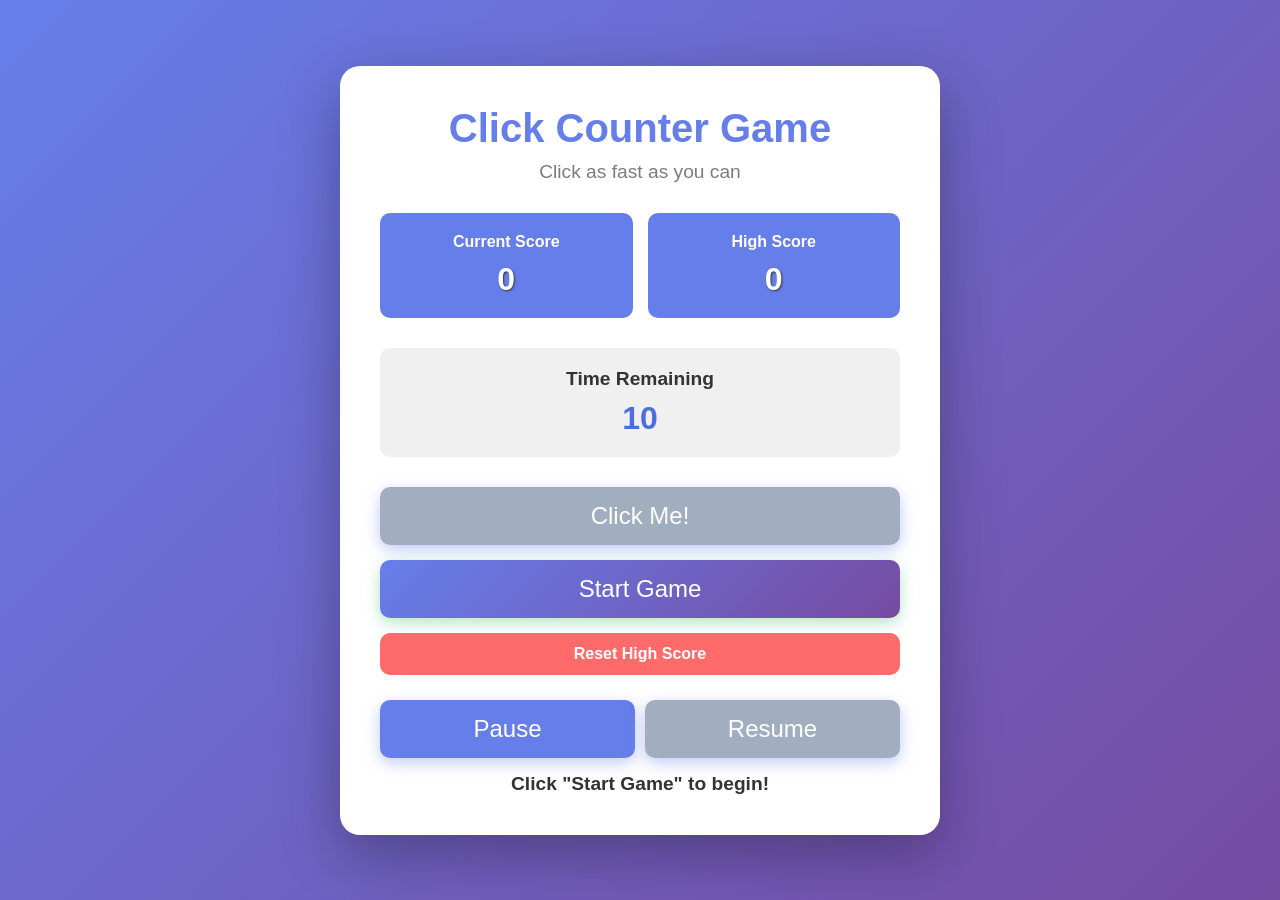
<file: Click-counter-game/index.html>
<!DOCTYPE html>
<html lang="en">
<head>
    <meta charset="UTF-8">
    <meta name="viewport" content="width=device-width, initial-scale=1.0">
    <title>Click-counter-Game</title>
    <link rel="stylesheet" href="./style.css">
</head>
<body>
    <video id="video" autoplay loop>
        <source src="https://cdn.pixabay.com/video/2021/11/17/98191-647151551_large.mp4">
    </video>
    <div class="container">
        <h1>Click Counter Game</h1>
        <p class="subtitle">Click as fast as you can</p>

        <!-- Score Display Section -->
        <div class="score-section">
            <div class="score-box">
                <h2>Current Score</h2>
                <div id="currentScore" class="score">0</div>
            </div>
            <div class="score-box">
                <h2>High Score</h2>
                <div id="highScore" class="score">0</div>
            </div>
        </div>

        <!-- Timer Display -->
        <div class="timer-section">
            <h2>Time Remaining</h2>
            <div id="timer" class="timer">10</div>
        </div>

        <!-- Game Button -->
        <div class="button-section">
            <button id="clickButton" class="click-btn" disabled>
                Click Me!
            </button>
            <button id="startButton" class="start-btn">
                Start Game
            </button>
            <button id="resetButton" class="reset-btn">
                Reset High Score
            </button>
            <div class="new">
             <button id="pauseButton" class="pause-btn">
                Pause
            </button>
            <button id="resumeButton" class="resume-btn" disabled>
                Resume
            </button>
            </div>

        </div>

        <!-- Game Status Message -->
        <div id="statusMessage" class="status-message">
            Click "Start Game" to begin!
        </div>
    </div>

    <script src="./index.js"></script>
</body>
</html>
</file>
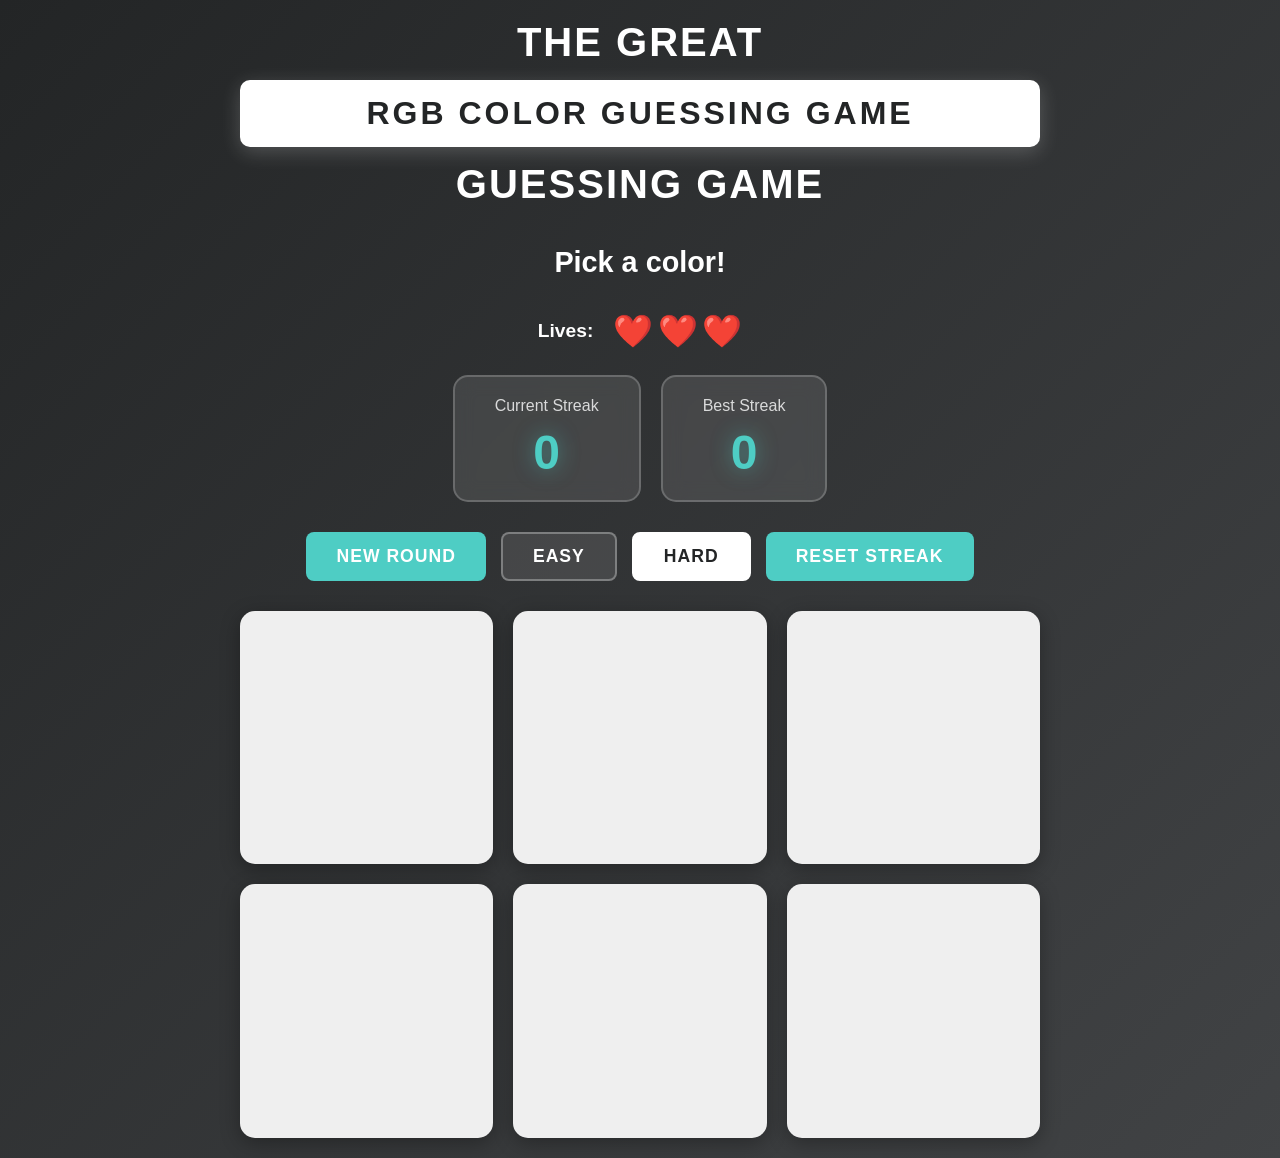
<file: color Guessing game2/index.html>
<!DOCTYPE html>
<html lang="en">

<head>
  <meta charset="UTF-8">
  <meta name="viewport" content="width=device-width, initial-scale=1.0">
  <title>Color Guessing Game</title>
  <link rel="stylesheet" href="style.css">
</head>

<body>
  <div class="container">
    <header>
      <h1>The Great</h1>
      <h1 id="colorDisplay" class="color-display">RGB Color Guessing Game</h1>
      <h1>Guessing Game</h1>
    </header>

    <!-- Message Display -->
    <div id="message" class="message">Pick a color!</div>

     <!-- Lives Display -->
    <div class="lives-section">
      <span class="lives-label">Lives:</span>
      <div id="livesContainer">
        <span class="heart">❤️</span>
        <span class="heart">❤️</span>
        <span class="heart">❤️</span>
      </div>
    </div>


    <!-- Streak Display -->
    <div class="streak-section">
      <div class="streak-box">
        <h3>Current Streak</h3>
        <div id="currentStreak" class="streak-number">0</div>
      </div>
      <div class="streak-box">
        <h3>Best Streak</h3>
        <div id="bestStreak" class="streak-number">0</div>
      </div>
    </div>
  
    <!-- Control Buttons -->
    <div class="controls">
      <button id="newRoundBtn" class="control-btn">New Round</button>
      <button id="easyBtn" class="mode-btn">Easy</button>
      <button id="hardBtn" class="mode-btn selected">Hard</button>
      <button id="resetStreakBtn" class="control-btn">Reset Streak</button>
    </div>


    <div id="colorBoxContainer" class="color-box-container">
      <button class="color-box"></button>
      <button class="color-box"></button>
      <button class="color-box"></button>
      <button class="color-box"></button>
      <button class="color-box"></button>
      <button class="color-box"></button>
  </div>

    <script src="index.js"></script>
</body>

</html>
</file>
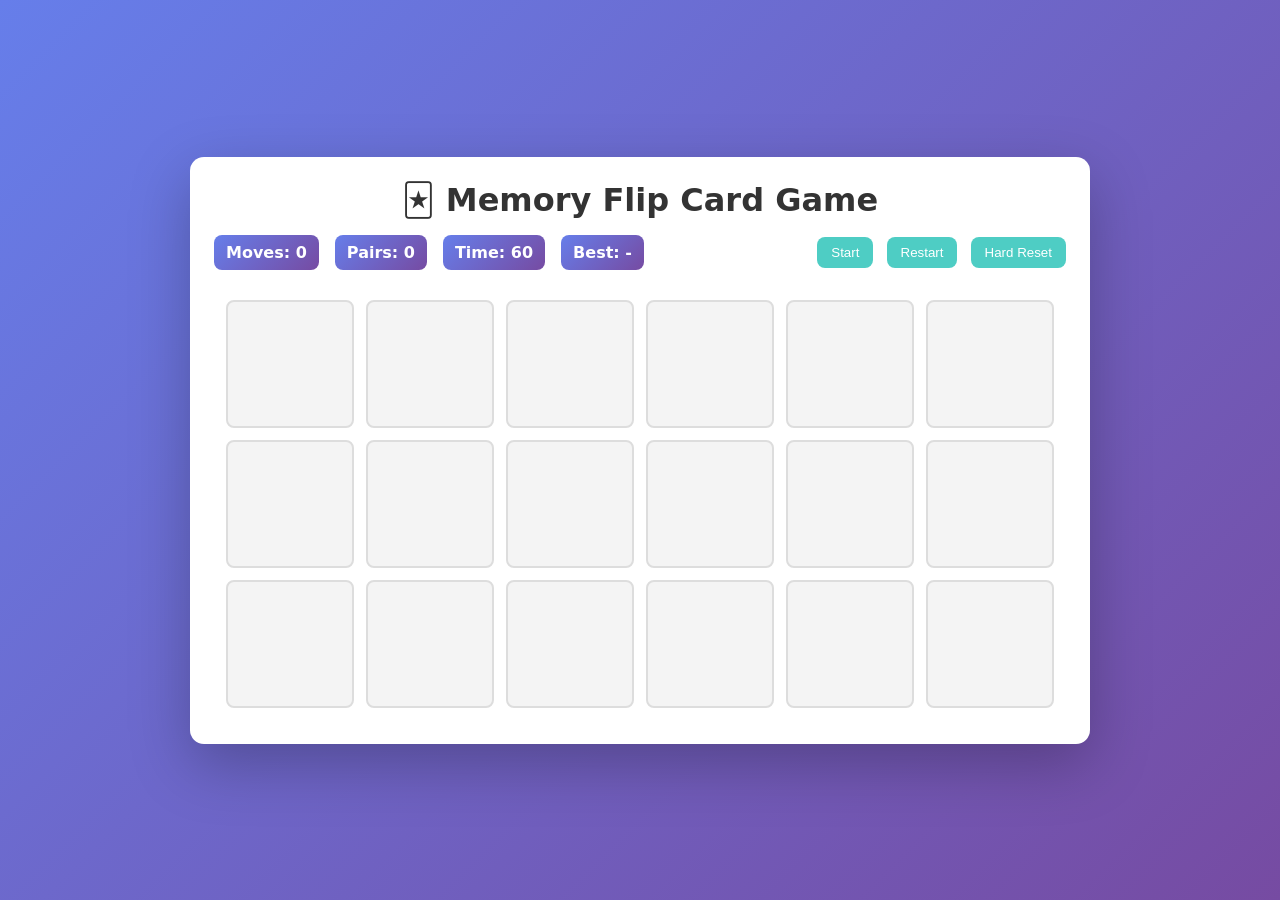
<file: Memory-Flip-Card-Game/index.html>
<!DOCTYPE html>
<html lang="en">
<head>
    <meta charset="utf-8" />
    <meta name="viewport" content="width=device-width,initial-scale=1" />
    <title>Memory Flip Card Game</title>
    <link rel="stylesheet" href="style.css" />
</head>
<body>
    <div class="container">
        <h1>🃏 Memory Flip Card Game</h1>

        <div class="controls">
            <div class="scoreboard">
                <div>Moves: <span id="moves">0</span></div>
                <div>Pairs: <span id="pairs">0</span></div>
                <div>Time: <span id="timeLeft">60</span></div>
                <div id="bestBadge">Best: <span id="bestScore">-</span></div>
            </div>

            <div class="buttons">
                <button id="startBtn">Start</button>
                <button id="restartBtn">Restart</button>
                <button id="resetBtn">Hard Reset</button>
            </div>
        </div>

        <div class="board" id="board"></div>

        <div id="countdownOverlay" class="overlay"></div>
    </div>

    <script src="script.js"></script>
</body>
</html>
</file>
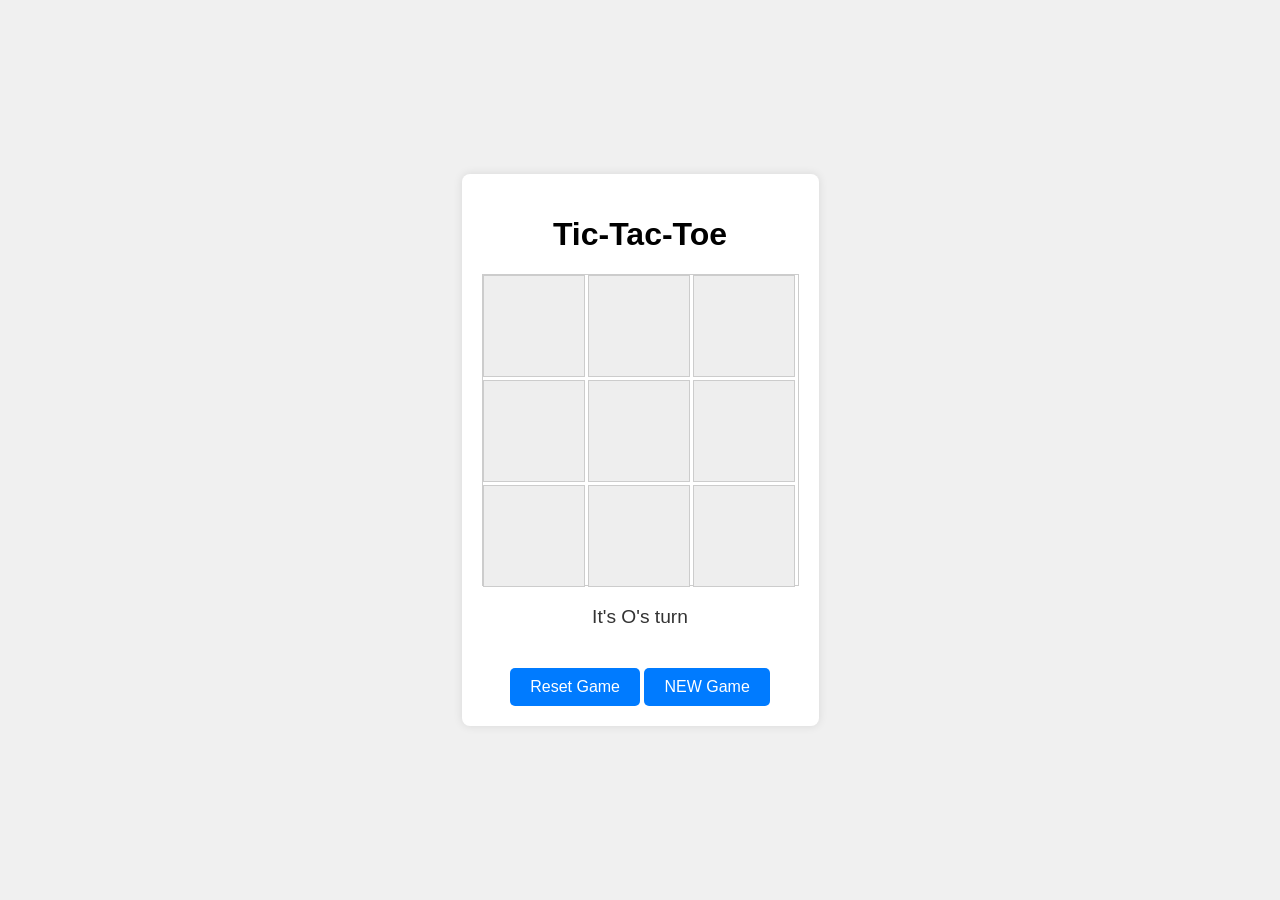
<file: tic-tac-toe/index.html>
<!DOCTYPE html>
<html lang="en">
<head>
    <meta charset="UTF-8">
    <meta name="viewport" content="width=device-width, initial-scale=1.0">
    <title>Tic-Tac-Toe</title>
    <link rel="stylesheet" href="style.css">
</head>
<body>
    <div class="container">
        <h1>Tic-Tac-Toe</h1>
        <div id="game-board" class="game-board">
            <div class="cell" data-cell-index="0"></div>
            <div class="cell" data-cell-index="1"></div>
            <div class="cell" data-cell-index="2"></div>
            <div class="cell" data-cell-index="3"></div>
            <div class="cell" data-cell-index="4"></div>
            <div class="cell" data-cell-index="5"></div>
            <div class="cell" data-cell-index="6"></div>
            <div class="cell" data-cell-index="7"></div>
            <div class="cell" data-cell-index="8"></div>
        </div>
        <p id="status-message"></p>
        <button id="reset-button">Reset Game</button>
        <button id="reset-button">NEW Game</button>
    </div>
    <script src="index.js"></script>
</body>
</html>
</file>
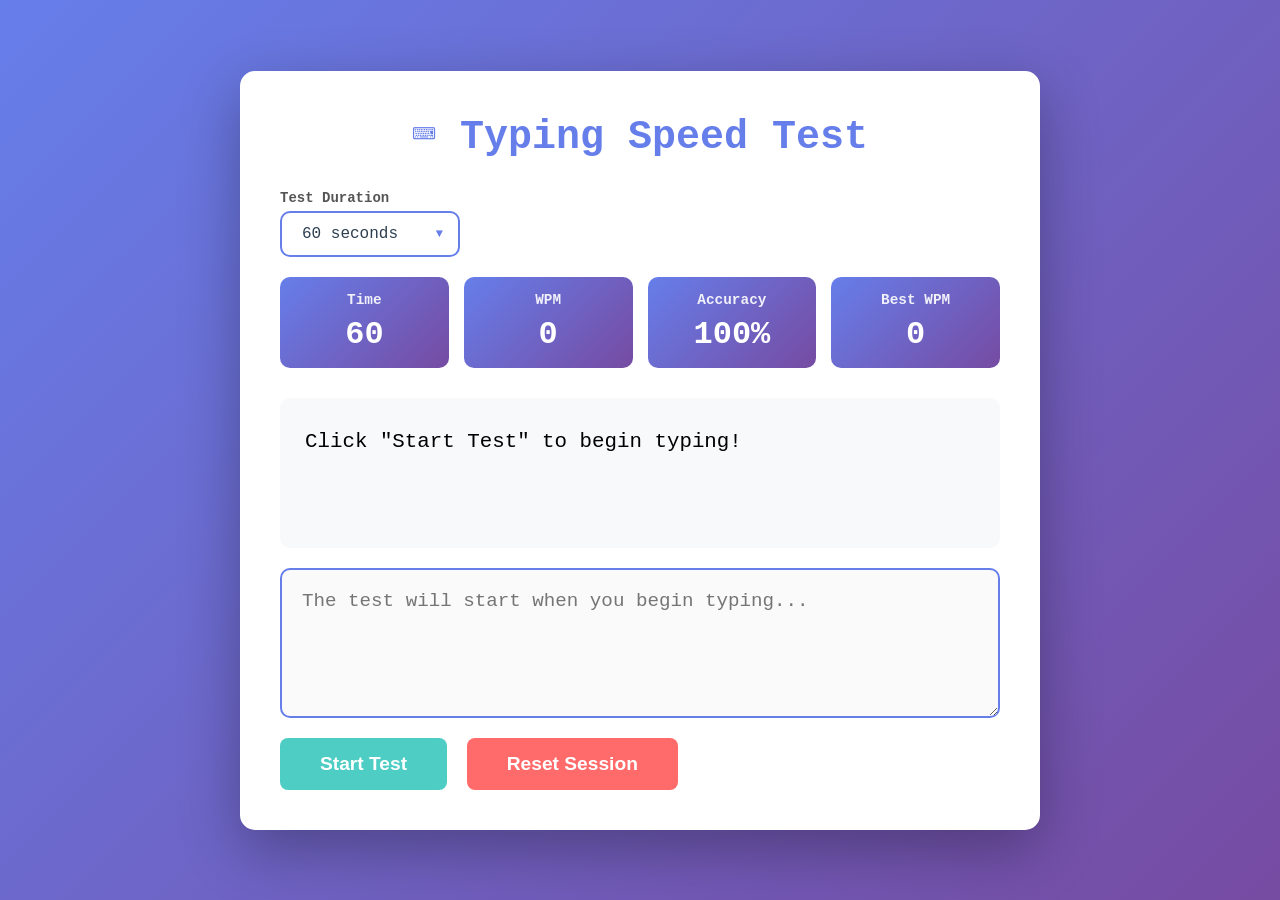
<file: typing speed test/index.html>
<!DOCTYPE html>
<html lang="en">
<head>
    <meta charset="UTF-8">
    <meta name="viewport" content="width=device-width, initial-scale=1.0">
    <title>Typing Speed Test</title>
    <link rel="stylesheet" href="style.css">
</head>
<body>
    <div class="container">
        <h1>⌨️ Typing Speed Test</h1>

        <div class="time-selector">
            <label class="dropdown-label">Test Duration</label>
            <div class="dropdown-button" id="dropdownButton">
                <span id="selectedTime">60 seconds</span>
            </div>
            <div class="dropdown-menu" id="dropdownMenu">
                <div class="dropdown-item selected" data-time="15">15 seconds</div>
                <div class="dropdown-item" data-time="30">30 seconds</div>
                <div class="dropdown-item" data-time="60">60 seconds</div>
                <div class="dropdown-item" data-time="90">90 seconds</div>
                <div class="dropdown-item" data-time="120">120 seconds</div>
            </div>
        </div>
        
        <div class="stats-bar">
            <div class="stat-box">
                <h3>Time</h3>
                <div id="timer">60</div>
            </div>
            <div class="stat-box">
                <h3>WPM</h3>
                <div id="wpm">0</div>
            </div>
            <div class="stat-box">
                <h3>Accuracy</h3>
                <div id="accuracy">100%</div>
            </div>
            <div class="stat-box">
                <h3>Best WPM</h3>
                <div id="bestWPM">0</div>
            </div>
        </div>
        
        <div class="text-display" id="textDisplay">
            Click "Start Test" to begin typing!
        </div>
        
        <textarea 
            id="typingArea" 
            placeholder="The test will start when you begin typing..."
            disabled
        ></textarea>
        
        <button id="startBtn" class="start-btn">Start Test</button>
        <button id="resetBtn" class="reset-btn">Reset Session</button>
    </div>
    
    <script src="script.js"></script>
</body>
</html>
</file>
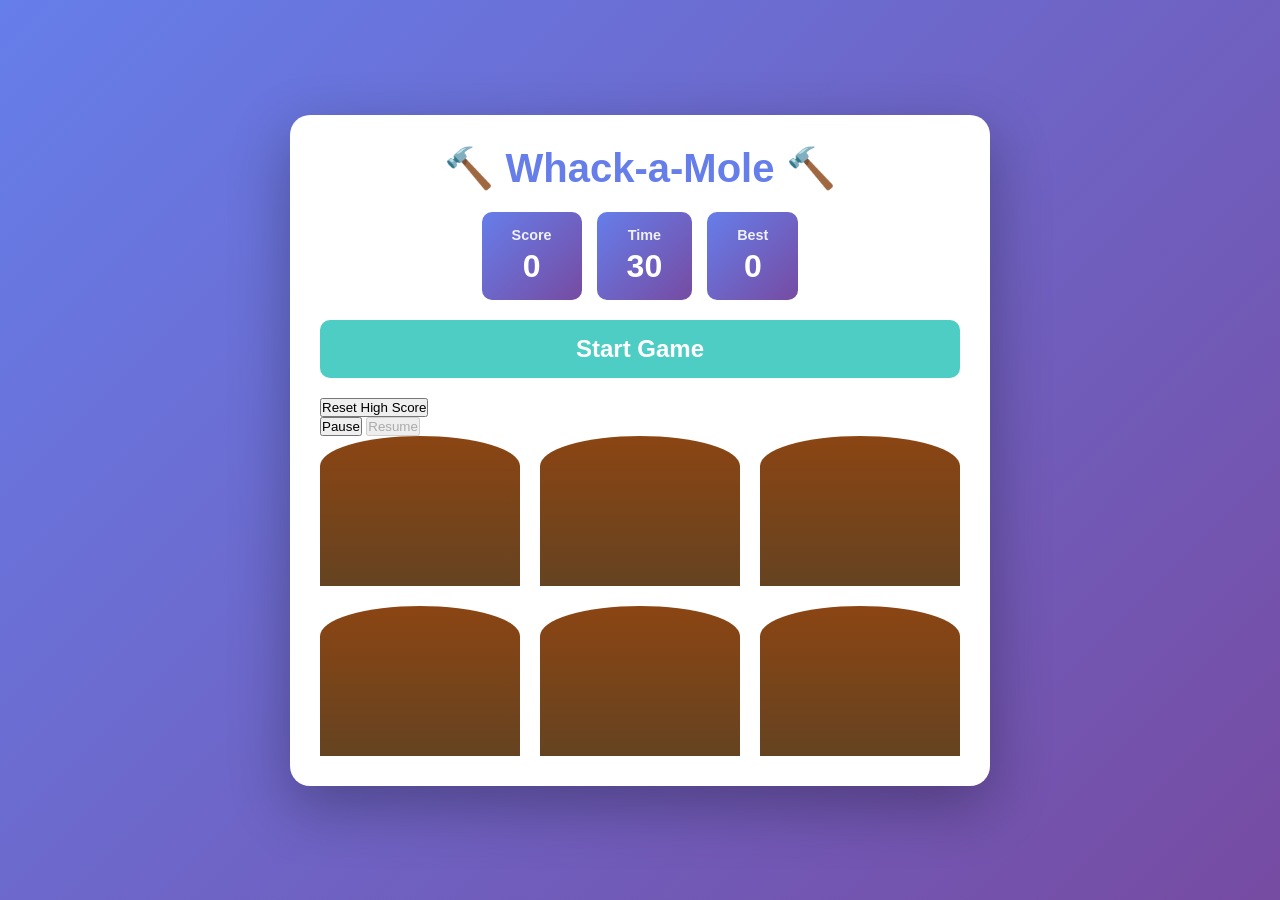
<file: Whack-a-Mole/index.html>
<!DOCTYPE html>
<html lang="en">
<head>
    <meta charset="UTF-8">
    <meta name="viewport" content="width=device-width, initial-scale=1.0">
    <title>Whack-a-Mole Game</title>
    <link rel="stylesheet" href="style.css">
</head>
<body>
    <div class="container">
        <h1>🔨 Whack-a-Mole 🔨</h1>
        
        <div class="scoreboard">
            <div class="score-box">
                <h3>Score</h3>
                <div id="score">0</div>
            </div>
            <div class="score-box">
                <h3>Time</h3>
                <div id="timeLeft">30</div>
            </div>
            <div class="score-box">
                <h3>Best</h3>
                <div id="maxScore">0</div>
            </div>
        </div>
        
        <div class="button-section">
        <button id="startBtn" class="start-btn">Start Game</button>
        <button id="resetButton" class="reset-btn">Reset High Score</button>
        <div class="new">
            <button id="pauseButton" class="pause-btn">Pause</button>
            <button id="resumeButton" class="resume-btn" disabled>Resume</button>
        </div>
        
        <div class="game-board">
            <div class="hole" id="hole1">
                <div class="mole"></div>
            </div>
            <div class="hole" id="hole2">
                <div class="mole"></div>
            </div>
            <div class="hole" id="hole3">
                <div class="mole"></div>
            </div>
            <div class="hole" id="hole4">
                <div class="mole"></div>
            </div>
            <div class="hole" id="hole5">
                <div class="mole"></div>
            </div>
            <div class="hole" id="hole6">
                <div class="mole"></div>
            </div>
        </div>
    </div>
    
    <script src="index.js"></script>
</body>
</html>
</file>
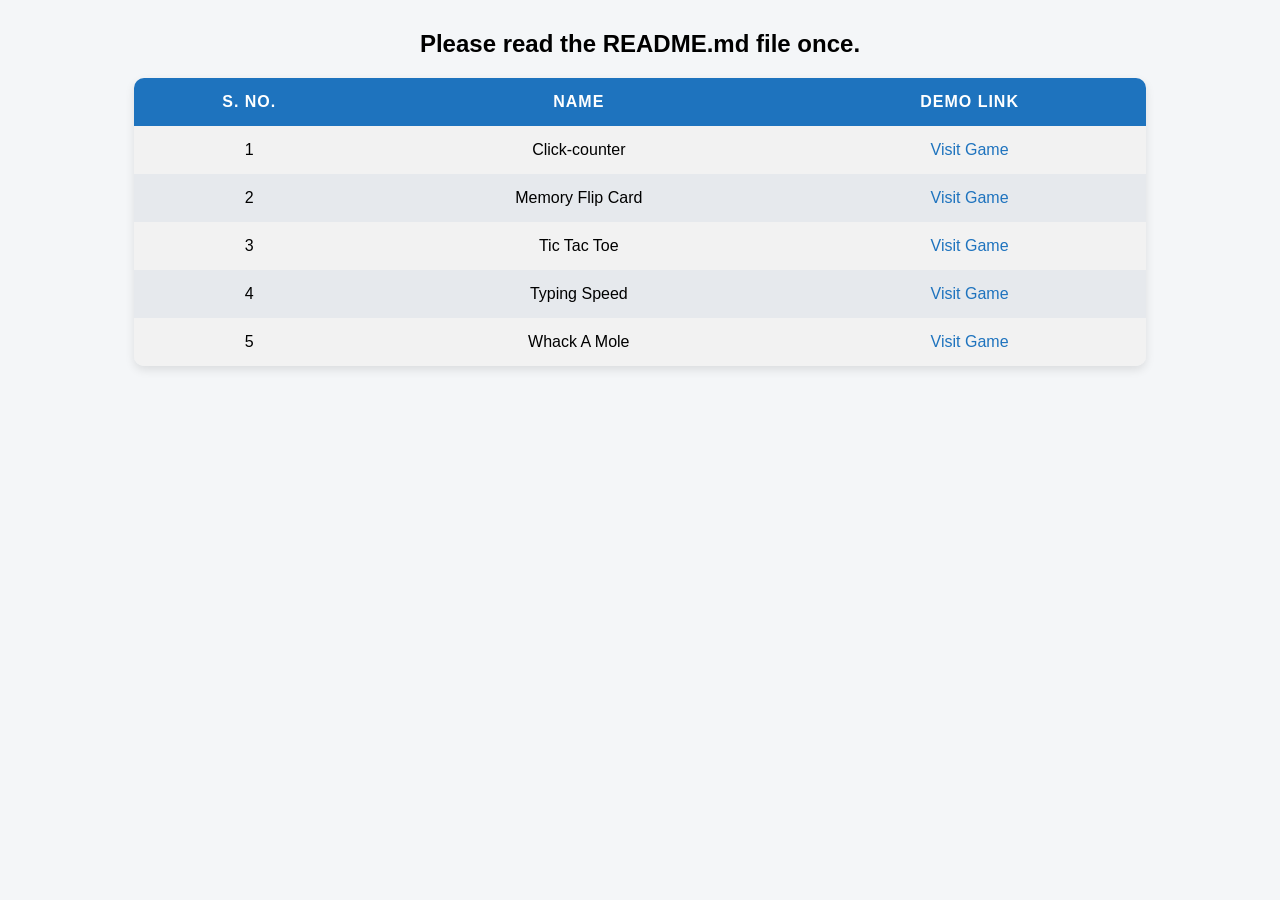
<file: link-table.html>
<!DOCTYPE html>
<html lang="en">
<head>
<meta charset="UTF-8">
<title>Project Table</title>
<style>
    body {
        font-family: Arial, sans-serif;
        background-color: #f4f6f8;
        text-align: center;
    }

    h2 {
        margin: 30px 0 20px;
    }

    .table-container {
        width: 80%;
        margin: auto;
        border-radius: 10px;
        overflow: hidden;
        box-shadow: 0 4px 10px rgba(0,0,0,0.1);
    }

    table {
        width: 100%;
        border-collapse: collapse;
    }

    thead {
        background-color: #1e73be;
        color: white;
    }

    th, td {
        padding: 15px;
        text-align: center;
    }

    th {
        font-weight: bold;
        letter-spacing: 1px;
    }

    tbody tr:nth-child(odd) {
        background-color: #f2f2f2;
    }

    tbody tr:nth-child(even) {
        background-color: #e6e9ed;
    }

    a {
        text-decoration: none;
        color: #1e73be;
        font-weight: 500;
    }

    a:hover {
        text-decoration: underline;
    }
</style>
</head>
<body>

<h2>Please read the README.md file once.</h2>

<div class="table-container">
    <table>
        <thead>
            <tr>
                <th>S. NO.</th>
                <th>NAME</th>
                <th>DEMO LINK</th>
            </tr>
        </thead>
        <tbody>
            <tr>
                <td>1</td>
                <td>Click-counter</td>
                <td><a href="https://click-counter-game-kr.netlify.app/">Visit Game</a></td>
            </tr>
            <tr>
                <td>2</td>
                <td>Memory Flip Card</td>
                <td><a href="https://flip-card-game-test-your-memory.netlify.app/">Visit Game</a></td>
            </tr>
            <tr>
                <td>3</td>
                <td>Tic Tac Toe</td>
                <td><a href="https://tic-tac-toe-kr.netlify.app/">Visit Game</a></td>
            </tr>
            <tr>
                <td>4</td>
                <td>Typing Speed</td>
                <td><a href="https://typing-speed-test-kr.netlify.app/">Visit Game</a></td>
            </tr>
            <tr>
                <td>5</td>
                <td>Whack A Mole</td>
                <td><a href="https://whacking-a-mole.netlify.app/">Visit Game</a></td>
            </tr>
        </tbody>
    </table>
</div>

</body>
</html>
</file>
<file: Click-counter-game/style.css>
*{
    margin: 0;
    padding: 0;
    box-sizing: border-box;
    font-family: 'Segoe UI', Tahoma, Geneva, Verdana, sans-serif;
}

body{
    background: linear-gradient(135deg, #667eea 0%, #764ba2 100%);
    min-height: 100vh;
    display: flex;
    justify-content: center;
    align-items: center;
    padding: 20px;
    z-index: -2;
}

video{
    display: none;
    position: fixed;
    bottom: 0;
    height: 100%;
    width: 100%;
    object-fit: cover;
    z-index: -1;
}

.container {
    background: white;
    border-radius: 20px;
    padding: 40px;
    box-shadow: 0 20px 60px rgba(0, 0, 0, 0.3);
    max-width: 600px;
    width: 100%;
    text-align: center;
}

h1 {
    color: #667eea;
    font-size: 2.5em;
    margin-bottom: 10px;
}

.subtitle {
    color: #7c7c7c;
    font-size: 1.2em;
    margin-bottom: 30px;
}

.score-box{
    flex: 1;
    background-color: #667eea;
    border-radius: 10px;
    padding: 20px;
    color: white;
}

.score-section {
    display: flex;
    gap: 15px;
    justify-content: space-around;
    margin-bottom: 30px;
}

.score-box h2 {
    font-size: 1em;
    margin-bottom: 10px;
}

.score{
    font-size: 2em;
    font-weight: bold;
    text-shadow: rgb(58, 57, 57) 1px 1px 2px;
}

.timer-section {
    display: flex;
    flex-direction: column;
    align-items: center;
    border-radius: 10px;
    padding: 20px;
    margin-bottom: 30px;
    background: rgb(241, 240, 240);
}

.timer-section h2 {
    font-size: 1.2em;
    margin-bottom: 10px;
    color: #333;
}

.timer{
    font-size: 2em;
    font-weight: bold;
    color: rgb(76, 109, 228);
    width: 5vh;
}

.button-section {
    display: flex;
    flex-direction: column;
    gap: 15px;
    justify-content: center;
    margin-bottom: 15px;
}

.click-btn{
    padding: 15px 30px;
    font-size: 1.5em;
    border: none;
    border-radius: 10px;
    background-color: #667eea;
    color: white;
    cursor: pointer;
    box-shadow: 0 5px 15px rgba(102, 126, 234, 0.4);
    transition: background-color 0.3s, transform 0.2s;
}

.click-btn:hover:not(:disabled) {
    transform: translateY(-3px);
    box-shadow: 0 8px 20px rgba(245, 87, 108, 0.6);
}

.click-btn:active:not(:disabled) {
    transform: translateY(0);
    box-shadow: 0 3px 10px rgba(245, 87, 108, 0.4);
}

.click-btn:disabled{
    background-color: #a0aec0;
    cursor: not-allowed;
    transform: none;
}

.new{
    display: flex;
    justify-content: space-between;
    gap: 10px;
    margin-top: 10px;
}

.pause-btn{
    width: 50%;
    padding: 15px 30px;
    font-size: 1.5em;
    border: none;
    border-radius: 10px;
    background-color: #667eea;
    color: white;
    cursor: pointer;
    box-shadow: 0 5px 15px rgba(102, 126, 234, 0.4);
    transition: background-color 0.3s, transform 0.2s;
}

.pause-btn:hover:not(:disabled) {
    transform: translateY(-3px);
    box-shadow: 0 8px 20px rgba(245, 87, 108, 0.6);
}

.pause-btn:active:not(:disabled) {
    transform: translateY(0);
    box-shadow: 0 3px 10px rgba(245, 87, 108, 0.4);
}

.pause-btn:disabled{
    background-color: #a0aec0;
    cursor: not-allowed;
    transform: none;
}


.resume-btn{
    width: 50%;
    padding: 15px 30px;
    font-size: 1.5em;
    border: none;
    border-radius: 10px;
    background-color: #667eea;
    color: white;
    cursor: pointer;
    box-shadow: 0 5px 15px rgba(102, 126, 234, 0.4);
    transition: background-color 0.3s, transform 0.2s;
}

.resume-btn:hover:not(:disabled) {
    transform: translateY(-3px);
    box-shadow: 0 8px 20px rgba(245, 87, 108, 0.6);
}

.resume-btn:active:not(:disabled) {
    transform: translateY(0);
    box-shadow: 0 3px 10px rgba(245, 87, 108, 0.4);
}

.resume-btn:disabled{
    background-color: #a0aec0;
    cursor: not-allowed;
    transform: none;
}

.start-btn{
    padding: 15px 30px;
    font-size: 1.5em;
    border: none;
    border-radius: 10px;
    background: linear-gradient(135deg, #667eea 0%, #764ba2 100%);
    color: white;
    cursor: pointer;
    box-shadow: 0 5px 15px rgba(72, 187, 120, 0.4);
    transition: background-color 0.3s, transform 0.2s;
}

.start-btn:hover{
    background-color: #3031c4;
    transform: translateY(-3px);
}

.start-btn:active{
    transform: translateY(0);
}

.reset-btn {
    background: #ff6b6b;
    color: white;
    border: none;
    border-radius: 10px;
    padding: 12px 25px;
    font-size: 1em;
    font-weight: bold;
    cursor: pointer;
    transition: all 0.3s ease;
}

.reset-btn:hover{
    background: #ff4c4c;
    transform: translateY(-2px);
}

.status-message {
    font-size: 1.2em;
    font-weight: bold;
    /* padding: 15px; */
    border-radius: 10px;
    color: #333;
}

@media (max-width: 600px) {
    .container {
        padding: 20px;
    }

    h1 {
        font-size: 2em;
    }

     .score {
        font-size: 2.5em;
    }
    
    .timer {
        font-size: 3em;
    }

    .click-btn, .start-btn {
        font-size: 1.2em;
        padding: 10px 20px;
    }
}
</file>
<file: color Guessing game2/style.css>
/* Reset and Base Styles */
* {
    margin: 0;
    padding: 0;
    box-sizing: border-box;
}

body {
    font-family: 'Montserrat', 'Arial', sans-serif;
    background: linear-gradient(135deg, #232526 0%, #414345 100%);
    min-height: 100vh;
    display: flex;
    justify-content: center;
    align-items: center;
    padding: 20px;
    color: white;
}

/* Main Container */
.container {
    max-width: 800px;
    width: 100%;
    text-align: center;
}

/* Header Styles */
header {
    margin-bottom: 30px;
}

header h1 {
    font-size: 2.5em;
    font-weight: 700;
    text-transform: uppercase;
    letter-spacing: 2px;
}

.color-display {
    background: white;
    color: #232526;
    padding: 15px 30px;
    border-radius: 10px;
    margin: 15px 0;
    font-size: 2em;
    letter-spacing: 3px;
    box-shadow: 0 5px 20px rgba(255, 255, 255, 0.2);
}

/* Message Display */
.message {
    font-size: 1.8em;
    font-weight: bold;
    margin-bottom: 25px;
    height: 50px;
    display: flex;
    align-items: center;
    justify-content: center;
    transition: all 0.3s ease;
}

.lives-section {
      display: flex;
      justify-content: center;
      align-items: center;
      gap: 10px;
      margin-bottom: 25px;
    }

    .lives-label {
      font-size: 1.2em;
      font-weight: bold;
      margin-right: 10px;
    }

    .heart {
      font-size: 2em;
      transition: all 0.3s ease;
      animation: pulse 1.5s ease-in-out infinite;
    }

    .heart.lost {
      opacity: 0.2;
      filter: grayscale(100%);
      animation: none;
    }

    @keyframes pulse {
      0%, 100% {
        transform: scale(1);
      }
      50% {
        transform: scale(1.1);
      }
    }



/* Streak Section */
.streak-section {
    display: flex;
    gap: 20px;
    justify-content: center;
    margin-bottom: 30px;
}

.streak-box {
    background: rgba(255, 255, 255, 0.1);
    border-radius: 15px;
    padding: 20px 40px;
    backdrop-filter: blur(10px);
    border: 2px solid rgba(255, 255, 255, 0.2);
}

.streak-box h3 {
    font-size: 1em;
    margin-bottom: 10px;
    opacity: 0.8;
    font-weight: 500;
}

.streak-number {
    font-size: 3em;
    font-weight: bold;
    color: #4ECDC4;
    text-shadow: 0 0 20px rgba(78, 205, 196, 0.5);
}

/* Control Buttons */
.controls {
    display: flex;
    gap: 15px;
    justify-content: center;
    margin-bottom: 30px;
    flex-wrap: wrap;
}

.control-btn, .mode-btn {
    padding: 12px 30px;
    font-size: 1.1em;
    font-weight: bold;
    border: none;
    border-radius: 8px;
    cursor: pointer;
    transition: all 0.3s ease;
    text-transform: uppercase;
    letter-spacing: 1px;
}

.control-btn {
    background: #4ECDC4;
    color: white;
}

.control-btn:hover {
    background: #45b8b0;
    transform: translateY(-2px);
    box-shadow: 0 5px 15px rgba(78, 205, 196, 0.4);
}

.mode-btn {
    background: rgba(255, 255, 255, 0.1);
    color: white;
    border: 2px solid rgba(255, 255, 255, 0.3);
}

.mode-btn:hover {
    background: rgba(255, 255, 255, 0.2);
}

.mode-btn.selected {
    background: white;
    color: #232526;
    border-color: white;
}

/* Color Box Grid */
.color-box-container {
    display: grid;
    grid-template-columns: repeat(3, 1fr);
    gap: 20px;
    margin-top: 30px;
}

.color-box {
    aspect-ratio: 1;
    border-radius: 15px;
    cursor: pointer;
    transition: all 0.3s ease;
    border: 5px solid transparent;
    box-shadow: 0 5px 20px rgba(0, 0, 0, 0.3);
}

.color-box:hover {
    transform: scale(1.05);
    border-color: rgba(255, 255, 255, 0.5);
}

.color-box.fade {
    opacity: 0.2;
    pointer-events: none;
}

/* Responsive Design */
@media (max-width: 768px) {
    header h1 {
        font-size: 1.8em;
    }
    
    .color-display {
        font-size: 1.5em;
        padding: 10px 20px;
    }
    
    .message {
        font-size: 1.4em;
    }
    
    .streak-section {
        flex-direction: column;
        gap: 15px;
    }
    
    .streak-box {
        padding: 15px 30px;
    }
    
    .streak-number {
        font-size: 2.5em;
    }
    
    .color-box-container {
        grid-template-columns: repeat(2, 1fr);
        gap: 15px;
    }
    
    .controls {
        flex-direction: column;
    }
    
    .control-btn, .mode-btn {
        width: 100%;
    }
}

@media (max-width: 480px) {
    .color-box-container {
        grid-template-columns: 1fr;
    }
}
</file>
<file: Memory-Flip-Card-Game/style.css>
* {
    box-sizing: border-box;
    margin: 0;
    padding: 0
}

body {
    font-family: Inter, system-ui, Segoe UI, Arial;
    background: linear-gradient(135deg, #667eea 0%, #764ba2 100%);
    min-height: 100vh;
    display: flex;
    align-items: center;
    justify-content: center;
    padding: 20px
}

.container {
    background: #fff;
    border-radius: 14px;
    padding: 24px;
    width: 100%;
    max-width: 900px;
    box-shadow: 0 20px 60px rgba(0, 0, 0, .25)
}

h1 {
    color: #333;
    text-align: center;
    margin-bottom: 16px
}

.controls {
    display: flex;
    justify-content: space-between;
    align-items: center;
    margin-bottom: 18px
}

.scoreboard {
    display: flex;
    gap: 16px;
    align-items: center
}

.scoreboard div {
    background: linear-gradient(135deg, #667eea, #764ba2);
    color: #fff;
    padding: 8px 12px;
    border-radius: 8px;
    font-weight: 600
}

.buttons button {
    margin-left: 8px;
    padding: 8px 14px;
    border-radius: 8px;
    border: none;
    background: #4ECDC4;
    color: #fff;
    cursor: pointer
}

.board {
    display: grid;
    grid-template-columns: repeat(6, 1fr);
    gap: 12px;
    padding: 12px
}

.card {
    position: relative;
    padding-top: 100%;
    cursor: pointer;
    perspective: 800px
}

.card .inner {
    position: absolute;
    inset: 0;
    transition: transform .5s;
    transform-style: preserve-3d
}

.card.flipped .inner {
    transform: rotateY(180deg)
}

.card .front,
.card .back {
    position: absolute;
    inset: 0;
    border-radius: 8px;
    display: flex;
    align-items: center;
    justify-content: center;
    backface-visibility: hidden;
    font-size: 1.2rem
}

.card .front {
    background: #f4f4f4;
    border: 2px solid #ddd
}

.card .back {
    background: #667eea;
    color: #fff;
    transform: rotateY(180deg)
}

.card.matched .inner {
    box-shadow: 0 8px 20px rgba(78, 205, 196, .25);
    outline: 4px solid rgba(78, 205, 196, .12)
}

.card.mismatch {
    animation: shake .4s
}

.overlay {
    position: fixed;
    left: 50%;
    top: 50%;
    transform: translate(-50%, -50%);
    padding: 20px 28px;
    border-radius: 10px;
    background: rgba(0, 0, 0, .65);
    color: #fff;
    font-size: 36px;
    display: none
}

.overlay.visible {
    display: block
}

@keyframes shake {
    0% {
        transform: translateX(0)
    }

    25% {
        transform: translateX(-6px)
    }

    50% {
        transform: translateX(6px)
    }

    75% {
        transform: translateX(-4px)
    }

    100% {
        transform: translateX(0)
    }
}

@media(max-width:800px) {
    .board {
        grid-template-columns: repeat(4, 1fr)
    }
}

@media(max-width:480px) {
    .board {
        grid-template-columns: repeat(3, 1fr)
    }
}
</file>
<file: tic-tac-toe/style.css>
body {
    font-family: Arial, sans-serif;
    display: flex;
    justify-content: center;
    align-items: center;
    min-height: 100vh;
    background-color: #f0f0f0;
    margin: 0;
}

.container {
    background-color: #fff;
    padding: 20px;
    border-radius: 8px;
    box-shadow: 0 0 10px rgba(0, 0, 0, 0.1);
    text-align: center;
}

.game-board {
    display: grid;
    grid-template-columns: repeat(3, 100px);
    grid-template-rows: repeat(3, 100px);
    gap: 5px;
    margin: 20px auto;
    width: 315px; /* 3 * 100px + 2 * 5px */
    border: 1px solid #ccc;
}

.cell {
    width: 100px;
    height: 100px;
    background-color: #eee;
    display: flex;
    justify-content: center;
    align-items: center;
    font-size: 3em;
    font-weight: bold;
    cursor: pointer;
    border: 1px solid #ccc;
}

.cell:hover {
    background-color: #ddd;
}

#status-message {
    margin-top: 15px;
    font-size: 1.2em;
    color: #333;
}

#reset-button {
    margin-top: 20px;
    padding: 10px 20px;
    font-size: 1em;
    cursor: pointer;
    background-color: #007bff;
    color: white;
    border: none;
    border-radius: 5px;
}

#reset-button:hover {
    background-color: #0056b3;
}
</file>
<file: typing speed test/style.css>
* {
    margin: 0;
    padding: 0;
    box-sizing: border-box;
}

body {
    font-family: 'Courier New', monospace;
    background: linear-gradient(135deg, #667eea 0%, #764ba2 100%);
    min-height: 100vh;
    display: flex;
    justify-content: center;
    align-items: center;
    padding: 20px;
}

.container {
    background: white;
    border-radius: 15px;
    padding: 40px;
    max-width: 800px;
    width: 100%;
    box-shadow: 0 20px 60px rgba(0, 0, 0, 0.3);
}

h1 {
    text-align: center;
    color: #667eea;
    margin-bottom: 30px;
    font-size: 2.5em;
}

/* Dropdown Container */
.time-selector {
    position: relative;
    display: inline-block;
    margin-bottom: 20px;
}

.dropdown-label {
    font-size: 14px;
    color: #555;
    margin-bottom: 5px;
    display: block;
    font-weight: 600;
}

.dropdown-button {
    background: white;
    border: 2px solid #667eea;
    padding: 12px 40px 12px 20px;
    border-radius: 10px;
    cursor: pointer;
    font-size: 16px;
    color: #2c3e50;
    display: flex;
    align-items: center;
    justify-content: space-between;
    min-width: 180px;
    transition: all 0.3s ease;
    position: relative;
}

.dropdown-button:hover {
    background: #f8f9ff;
    border-color: #764ba2;
}

.dropdown-button::after {
    content: '▼';
    position: absolute;
    right: 15px;
    font-size: 12px;
    color: #667eea;
    transition: transform 0.3s ease;
}

.dropdown-button.active::after {
    transform: rotate(180deg);
}

.dropdown-menu {
    position: absolute;
    top: 100%;
    left: 0;
    right: 0;
    background: white;
    border: 2px solid #667eea;
    border-radius: 10px;
    margin-top: 5px;
    opacity: 0;
    visibility: hidden;
    transform: translateY(-10px);
    transition: all 0.3s ease;
    box-shadow: 0 10px 30px rgba(0, 0, 0, 0.2);
    z-index: 100;
    overflow: hidden;
}

.dropdown-menu.show {
    opacity: 1;
    visibility: visible;
    transform: translateY(0);
}

.dropdown-item {
    padding: 12px 20px;
    cursor: pointer;
    transition: all 0.2s ease;
    color: #2c3e50;
    display: flex;
    justify-content: space-between;
    align-items: center;
}

.dropdown-item:hover {
    background: #f8f9ff;
    color: #667eea;
}

.dropdown-item.selected {
    background: #667eea;
    color: white;
    font-weight: 600;
}

.dropdown-item.selected::after {
    content: '✓';
    font-size: 16px;
}

.stats-bar {
    display: grid;
    grid-template-columns: repeat(4, 1fr);
    gap: 15px;
    margin-bottom: 30px;
}

.stat-box {
    background: linear-gradient(135deg, #667eea 0%, #764ba2 100%);
    color: white;
    padding: 15px;
    border-radius: 10px;
    text-align: center;
}

.stat-box h3 {
    font-size: 0.9em;
    margin-bottom: 8px;
    opacity: 0.9;
}

.stat-box div {
    font-size: 2em;
    font-weight: bold;
}

.text-display {
    background: #f8f9fa;
    padding: 25px;
    border-radius: 10px;
    font-size: 1.3em;
    line-height: 1.8;
    margin-bottom: 20px;
    min-height: 150px;
}

.text-display .correct {
    color: green;
}

.text-display .incorrect {
    color: red;
    background: #ffcccc;
}

.text-display .current {
    background: #667eea;
    color: white;
}

#typingArea {
    width: 100%;
    padding: 20px;
    font-size: 1.2em;
    border: 2px solid #667eea;
    border-radius: 10px;
    resize: vertical;
    min-height: 150px;
    font-family: 'Courier New', monospace;
    margin-bottom: 15px;
}

#typingArea:focus {
    outline: none;
    border-color: #764ba2;
    box-shadow: 0 0 10px rgba(102, 126, 234, 0.3);
}

.start-btn, .reset-btn {
    padding: 15px 40px;
    font-size: 1.2em;
    font-weight: bold;
    border: none;
    border-radius: 8px;
    cursor: pointer;
    transition: all 0.3s;
    margin-right: 10px;
}

.start-btn {
    background: #4ECDC4;
    color: white;
}

.start-btn:hover {
    background: #45b8b0;
    transform: translateY(-2px);
}

.start-btn:disabled {
    background: #ccc;
    cursor: not-allowed;
}

.reset-btn {
    background: #ff6b6b;
    color: white;
}

.reset-btn:hover {
    background: #ee5a5a;
}

@media (max-width: 768px) {
    .stats-bar {
        grid-template-columns: repeat(2, 1fr);
    }
    
    h1 {
        font-size: 2em;
    }
}
</file>
<file: Whack-a-Mole/style.css>
* {
    margin: 0;
    padding: 0;
    box-sizing: border-box;
}

body {
    font-family: 'Arial', sans-serif;
    background: linear-gradient(135deg, #667eea 0%, #764ba2 100%);
    min-height: 100vh;
    display: flex;
    justify-content: center;
    align-items: center;
    padding: 20px;
}

.container {
    background: white;
    border-radius: 20px;
    padding: 30px;
    box-shadow: 0 20px 60px rgba(0, 0, 0, 0.3);
    max-width: 700px;
    width: 100%;
}

h1 {
    text-align: center;
    color: #667eea;
    font-size: 2.5em;
    margin-bottom: 20px;
}

.scoreboard {
    display: flex;
    gap: 15px;
    justify-content: center;
    margin-bottom: 20px;
}

.score-box {
    background: linear-gradient(135deg, #667eea 0%, #764ba2 100%);
    color: white;
    padding: 15px 30px;
    border-radius: 10px;
    text-align: center;
}

.score-box h3 {
    font-size: 0.9em;
    margin-bottom: 5px;
    opacity: 0.9;
}

.score-box div {
    font-size: 2em;
    font-weight: bold;
}

.start-btn {
    display: block;
    width: 100%;
    padding: 15px;
    font-size: 1.5em;
    font-weight: bold;
    background: #4ECDC4;
    color: white;
    border: none;
    border-radius: 10px;
    cursor: pointer;
    margin-bottom: 20px;
    transition: all 0.3s;
}

.start-btn:hover {
    background: #45b8b0;
    transform: translateY(-2px);
}

.start-btn:disabled {
    background: #ccc;
    cursor: not-allowed;
}

.game-board {
    display: grid;
    grid-template-columns: repeat(3, 1fr);
    gap: 20px;
}

.hole {
    width: 100%;
    height: 150px;
    background: linear-gradient(to bottom, #8B4513 0%, #654321 100%);
    border-radius: 50% 50% 0 0 / 20% 20% 0 0;
    position: relative;
    overflow: hidden;
    cursor: pointer;
}

.mole {
    width: 80%;
    height: 80%;
    background: #8B4513;
    border-radius: 50%;
    position: absolute;
    bottom: -100%;
    left: 50%;
    transform: translateX(-50%);
    transition: bottom 0.2s;
}

.mole::before {
    content: '🐹';
    font-size: 3em;
    position: absolute;
    top: 50%;
    left: 50%;
    transform: translate(-50%, -50%);
}

.mole.up {
    bottom: 20%;
}

.mole.bonked {
    bottom: -100%;
}

@media (max-width: 600px) {
    .game-board {
        grid-template-columns: repeat(2, 1fr);
    }
    
    .hole {
        height: 120px;
    }
}
</file>
